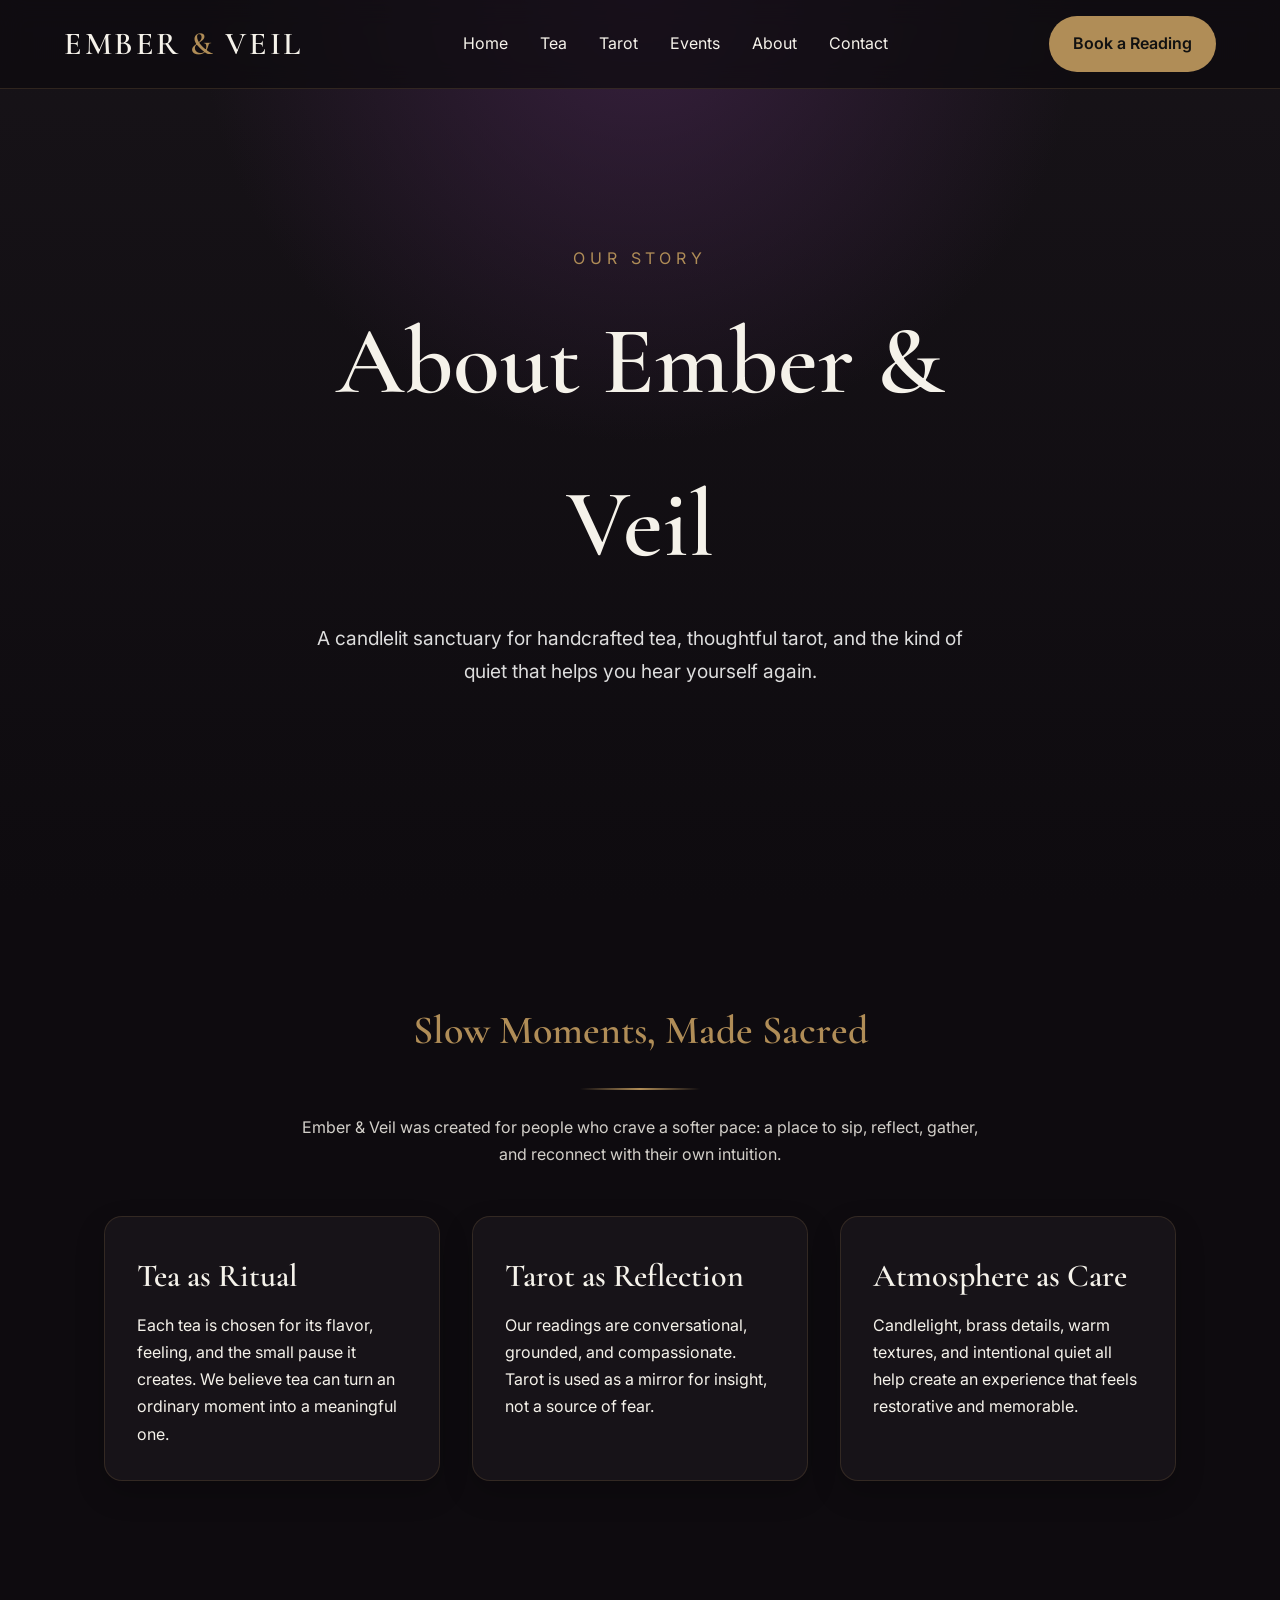
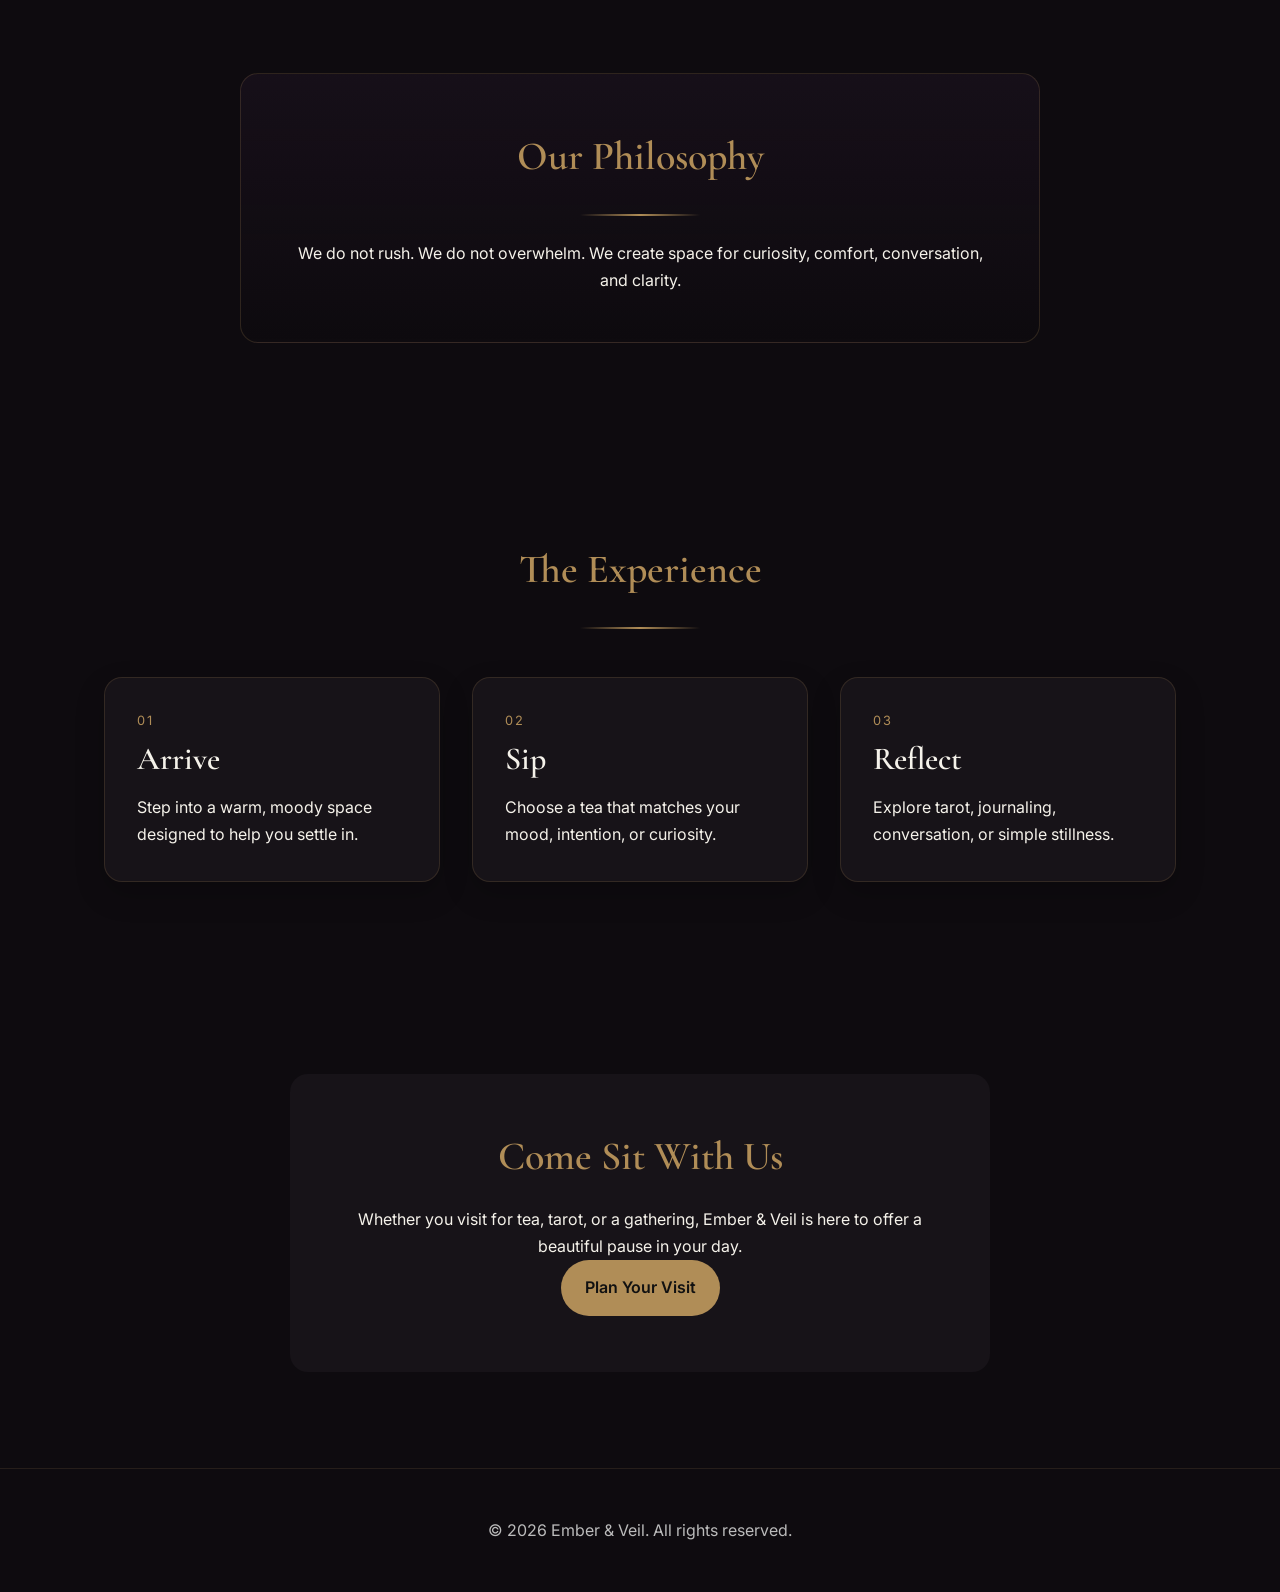
<file: about.html>
<!DOCTYPE html>
<html lang="en">
<head>
<meta charset="UTF-8">
<meta name="viewport" content="width=device-width, initial-scale=1.0">
<title>About | Ember & Veil</title>
<meta name="description" content="Learn the story and philosophy behind Ember & Veil, a candlelit tea and tarot boutique.">

<link rel="icon" type="image/svg+xml" href="assets/icons/favicon.svg">

<link rel="preconnect" href="https://fonts.googleapis.com">
<link rel="preconnect" href="https://fonts.gstatic.com" crossorigin>
<link href="https://fonts.googleapis.com/css2?family=Cormorant+Garamond:wght@400;600;700&family=Inter:wght@300;400;600&display=swap" rel="stylesheet">

<link rel="stylesheet" href="assets/css/style.css">
<link rel="stylesheet" href="assets/css/components.css">
<link rel="stylesheet" href="assets/css/animations.css">
<link rel="stylesheet" href="assets/css/responsive.css">
</head>

<body>

<nav class="navbar">
    <div class="logo">EMBER <span>&</span> VEIL</div>

    <ul class="nav-links">
        <li><a href="index.html">Home</a></li>
        <li><a href="tea.html">Tea</a></li>
        <li><a href="tarot.html">Tarot</a></li>
        <li><a href="events.html">Events</a></li>
        <li><a class="active" href="about.html">About</a></li>
        <li><a href="contact.html">Contact</a></li>
    </ul>

    <a class="btn" href="contact.html">Book a Reading</a>
</nav>

<header class="hero">
    <div id="embers"></div>

    <div class="overlay">
        <p class="eyebrow">Our Story</p>
        <h1>About Ember &amp; Veil</h1>
        <p class="lead">
            A candlelit sanctuary for handcrafted tea, thoughtful tarot,
            and the kind of quiet that helps you hear yourself again.
        </p>
    </div>
</header>

<main>

<section>
    <div class="section-title">
        <h2>Slow Moments, Made Sacred</h2>
        <div class="divider"></div>
        <p>
            Ember &amp; Veil was created for people who crave a softer pace:
            a place to sip, reflect, gather, and reconnect with their own intuition.
        </p>
    </div>

    <div class="grid-3">
        <article class="card">
            <h3>Tea as Ritual</h3>
            <p>
                Each tea is chosen for its flavor, feeling, and the small pause it creates.
                We believe tea can turn an ordinary moment into a meaningful one.
            </p>
        </article>

        <article class="card">
            <h3>Tarot as Reflection</h3>
            <p>
                Our readings are conversational, grounded, and compassionate.
                Tarot is used as a mirror for insight, not a source of fear.
            </p>
        </article>

        <article class="card">
            <h3>Atmosphere as Care</h3>
            <p>
                Candlelight, brass details, warm textures, and intentional quiet
                all help create an experience that feels restorative and memorable.
            </p>
        </article>
    </div>
</section>

<section>
    <div class="quote-card">
        <h2>Our Philosophy</h2>
        <div class="divider"></div>
        <p>
            We do not rush. We do not overwhelm. We create space for curiosity,
            comfort, conversation, and clarity.
        </p>
    </div>
</section>

<section>
    <div class="section-title">
        <h2>The Experience</h2>
        <div class="divider"></div>
    </div>

    <div class="grid-3">
        <div class="card">
            <p class="accent">01</p>
            <h3>Arrive</h3>
            <p>Step into a warm, moody space designed to help you settle in.</p>
        </div>

        <div class="card">
            <p class="accent">02</p>
            <h3>Sip</h3>
            <p>Choose a tea that matches your mood, intention, or curiosity.</p>
        </div>

        <div class="card">
            <p class="accent">03</p>
            <h3>Reflect</h3>
            <p>Explore tarot, journaling, conversation, or simple stillness.</p>
        </div>
    </div>
</section>

<section>
    <div class="newsletter-box">
        <h2>Come Sit With Us</h2>
        <p>
            Whether you visit for tea, tarot, or a gathering, Ember &amp; Veil
            is here to offer a beautiful pause in your day.
        </p>
        <a class="btn" href="contact.html">Plan Your Visit</a>
    </div>
</section>

</main>

<footer>
<p>&copy; 2026 Ember &amp; Veil</p>
</footer>

<script src="assets/js/app.js"></script>
<script src="assets/js/navigation.js"></script>
<script src="assets/js/particles.js"></script>

</body>
</html>
</file>
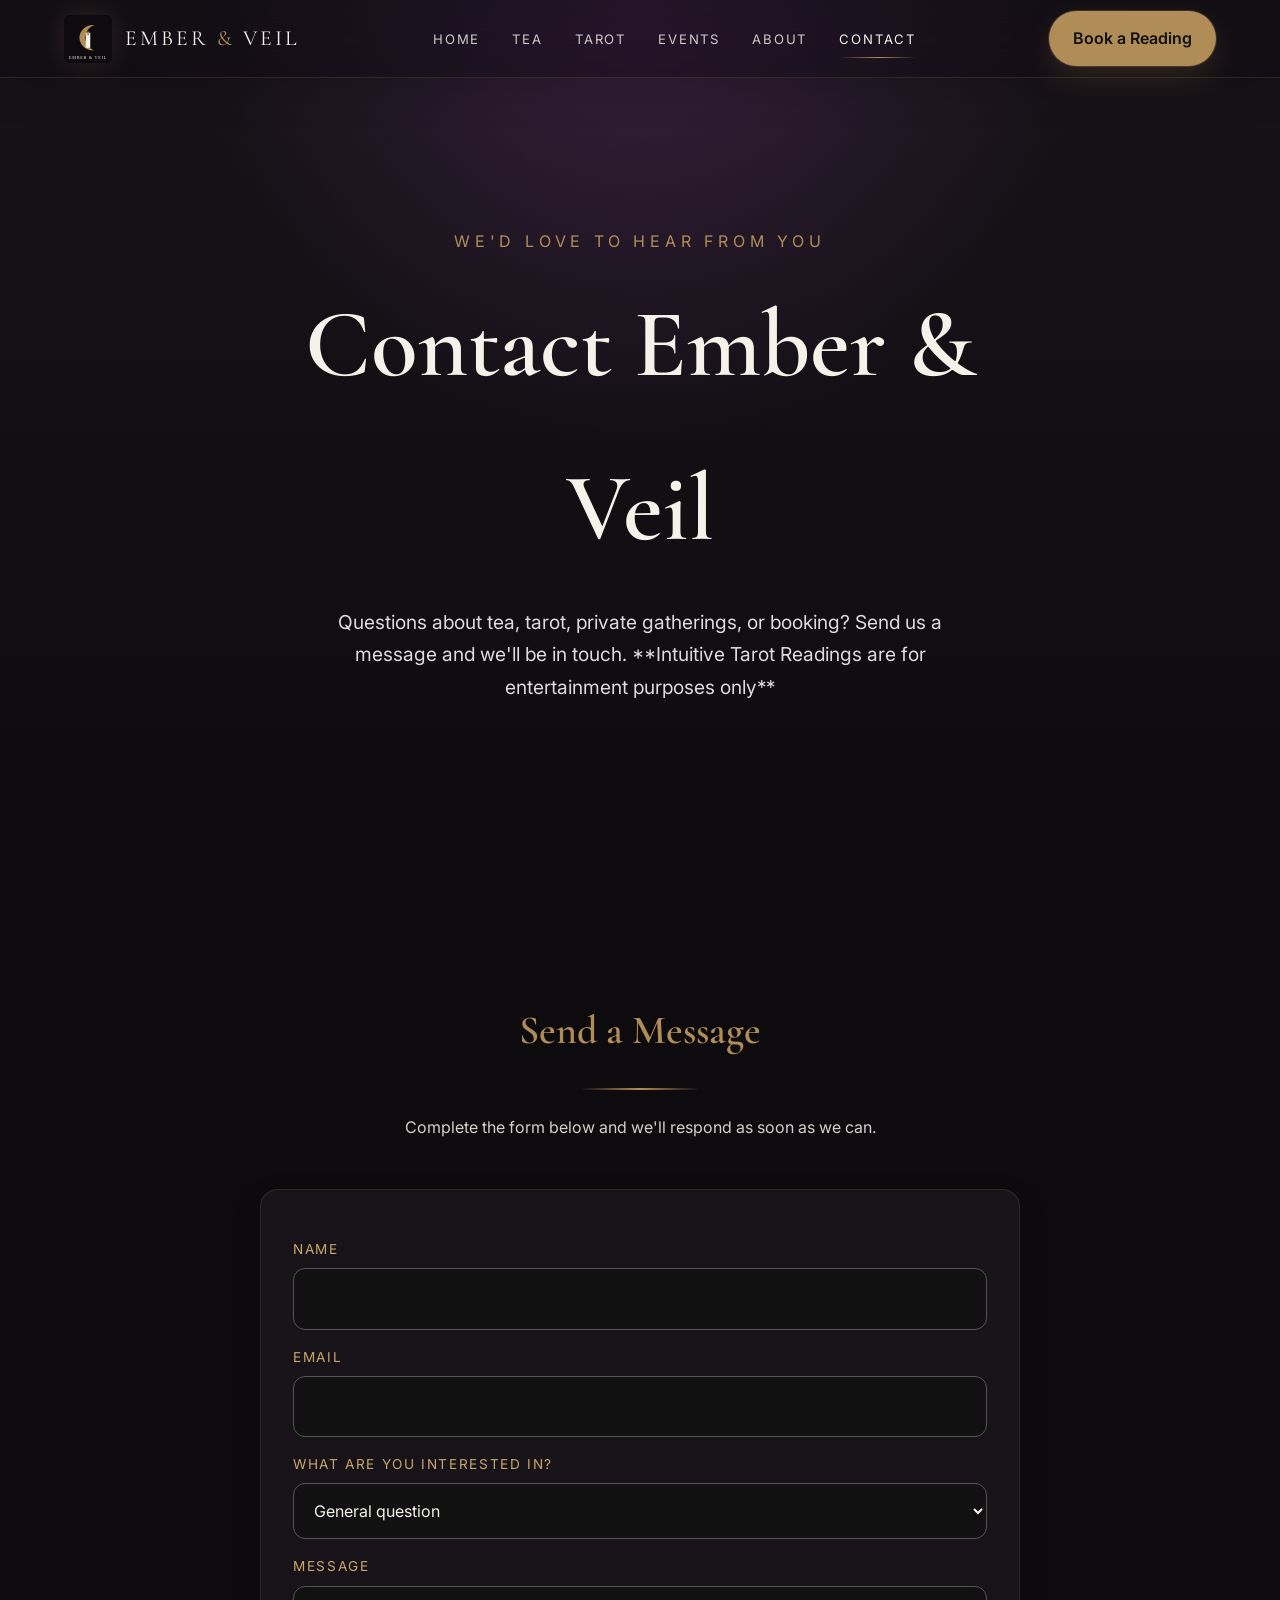
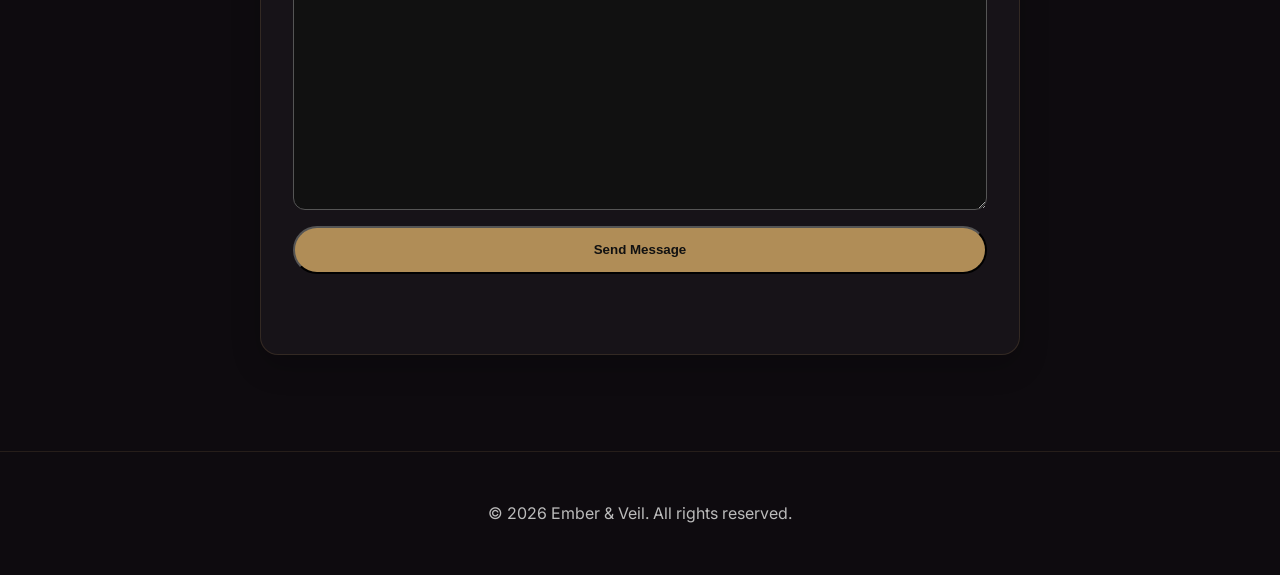
<file: contact.html>
<!DOCTYPE html>
<html lang="en">
<head>
<meta charset="UTF-8">
<meta name="viewport" content="width=device-width, initial-scale=1.0">
<title>Contact | Ember &amp; Veil</title>
<meta name="description" content="Contact Ember & Veil to book a tarot reading, ask about tea, or inquire about private gatherings.">
<link rel="icon" type="image/png" href="assets/icons/favicon.png">
<link rel="preconnect" href="https://fonts.googleapis.com">
<link rel="preconnect" href="https://fonts.gstatic.com" crossorigin>
<link href="https://fonts.googleapis.com/css2?family=Cormorant+Garamond:wght@400;600;700&family=Inter:wght@300;400;600&display=swap" rel="stylesheet">
<link rel="stylesheet" href="assets/css/style.css">
<link rel="stylesheet" href="assets/css/components.css">
<link rel="stylesheet" href="assets/css/animations.css">
<link rel="stylesheet" href="assets/css/responsive.css">
<link rel="stylesheet" href="assets/css/glass-navigation.css">
<link rel="stylesheet" href="assets/css/contact-form.css">
</head>
<body>
<nav class="navbar refined-nav">
  <a class="brand-mark" href="index.html"><img src="assets/icons/logo.svg" alt=""><span>EMBER <em>&amp;</em> VEIL</span></a>
  <button class="menu-toggle" type="button" aria-label="Toggle navigation" aria-expanded="false"><span></span><span></span><span></span></button>
  <ul class="nav-links">
    <li><a href="index.html">Home</a></li><li><a href="tea.html">Tea</a></li><li><a href="tarot.html">Tarot</a></li>
    <li><a href="events.html">Events</a></li><li><a href="about.html">About</a></li><li><a class="active" href="contact.html">Contact</a></li>
  </ul>
  <a class="btn nav-cta" href="#contact-section">Book a Reading</a>
</nav>

<header class="hero"><div id="embers"></div><div class="overlay">
<p class="eyebrow">We'd Love to Hear From You</p><h1>Contact Ember &amp; Veil</h1>
<p class="lead">Questions about tea, tarot, private gatherings, or booking? Send us a message and we'll be in touch.

**Intuitive Tarot Readings are for entertainment purposes only**
</p>
</div></header>

<main>
<section id="contact-section">
<div class="section-title"><h2>Send a Message</h2><div class="divider"></div><p>Complete the form below and we'll respond as soon as we can.</p></div>
<div class="card contact-card">
<form id="contact-form" novalidate>
<div class="form-group"><label for="contact-name">Name</label><input id="contact-name" name="name" type="text" autocomplete="name" required></div>
<div class="form-group"><label for="contact-email">Email</label><input id="contact-email" name="email" type="email" autocomplete="email" required></div>
<div class="form-group"><label for="contact-service">What are you interested in?</label>
<select id="contact-service" name="service">
<option>General question</option><option>Book a tarot reading</option><option>Tea inquiry</option><option>Private event</option>
</select></div>
<div class="honeypot" aria-hidden="true"><label for="contact-website">Website</label><input id="contact-website" name="website" type="text" tabindex="-1" autocomplete="off"></div>
<div class="form-group"><label for="contact-message">Message</label><textarea id="contact-message" name="message" rows="7" required></textarea></div>
<button class="btn" type="submit">Send Message</button>
<p id="contact-status" class="form-status" aria-live="polite"></p>
</form>
</div>
</section>
</main>

<footer><p>&copy; 2026 Ember &amp; Veil</p></footer>
<script src="assets/js/app.js"></script>
<script src="assets/js/particles.js"></script>
<script src="assets/js/contact.js"></script>
<script src="assets/js/glass-navigation.js"></script>
</body>
</html>
</file>
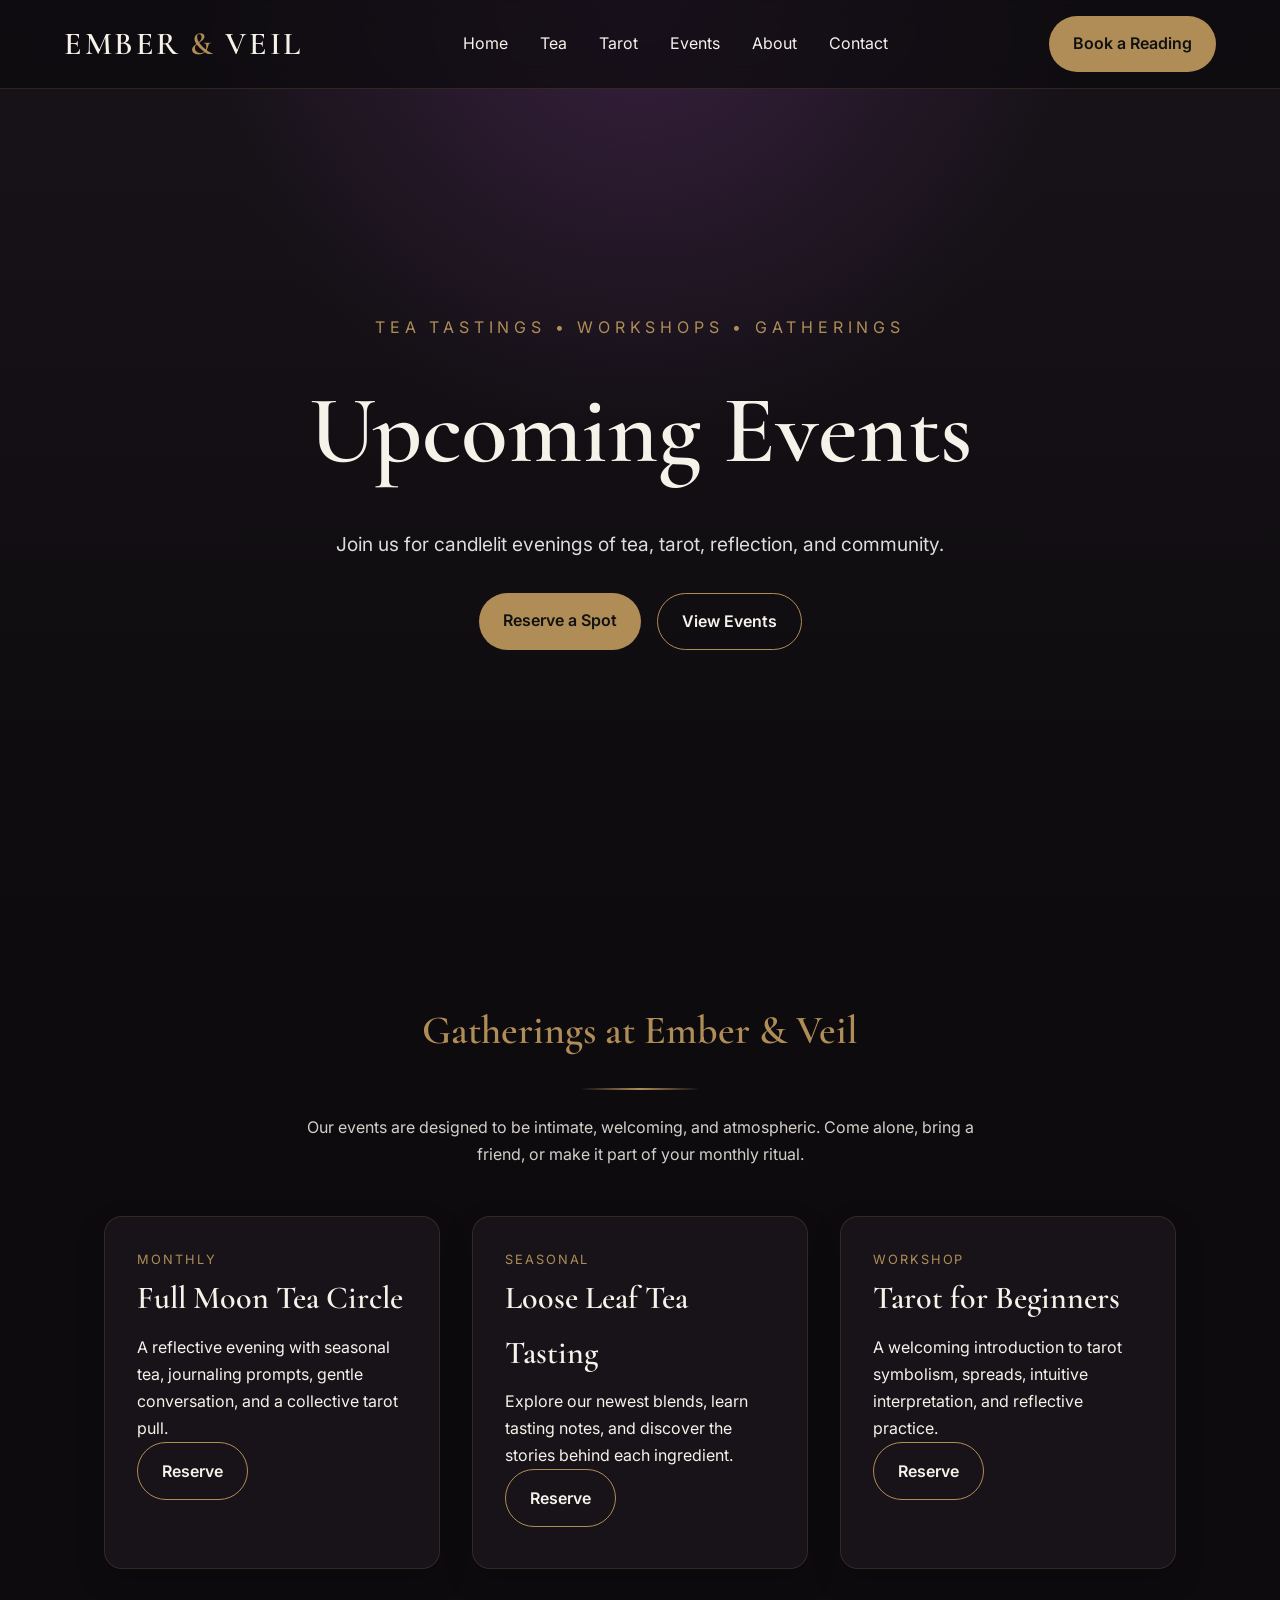
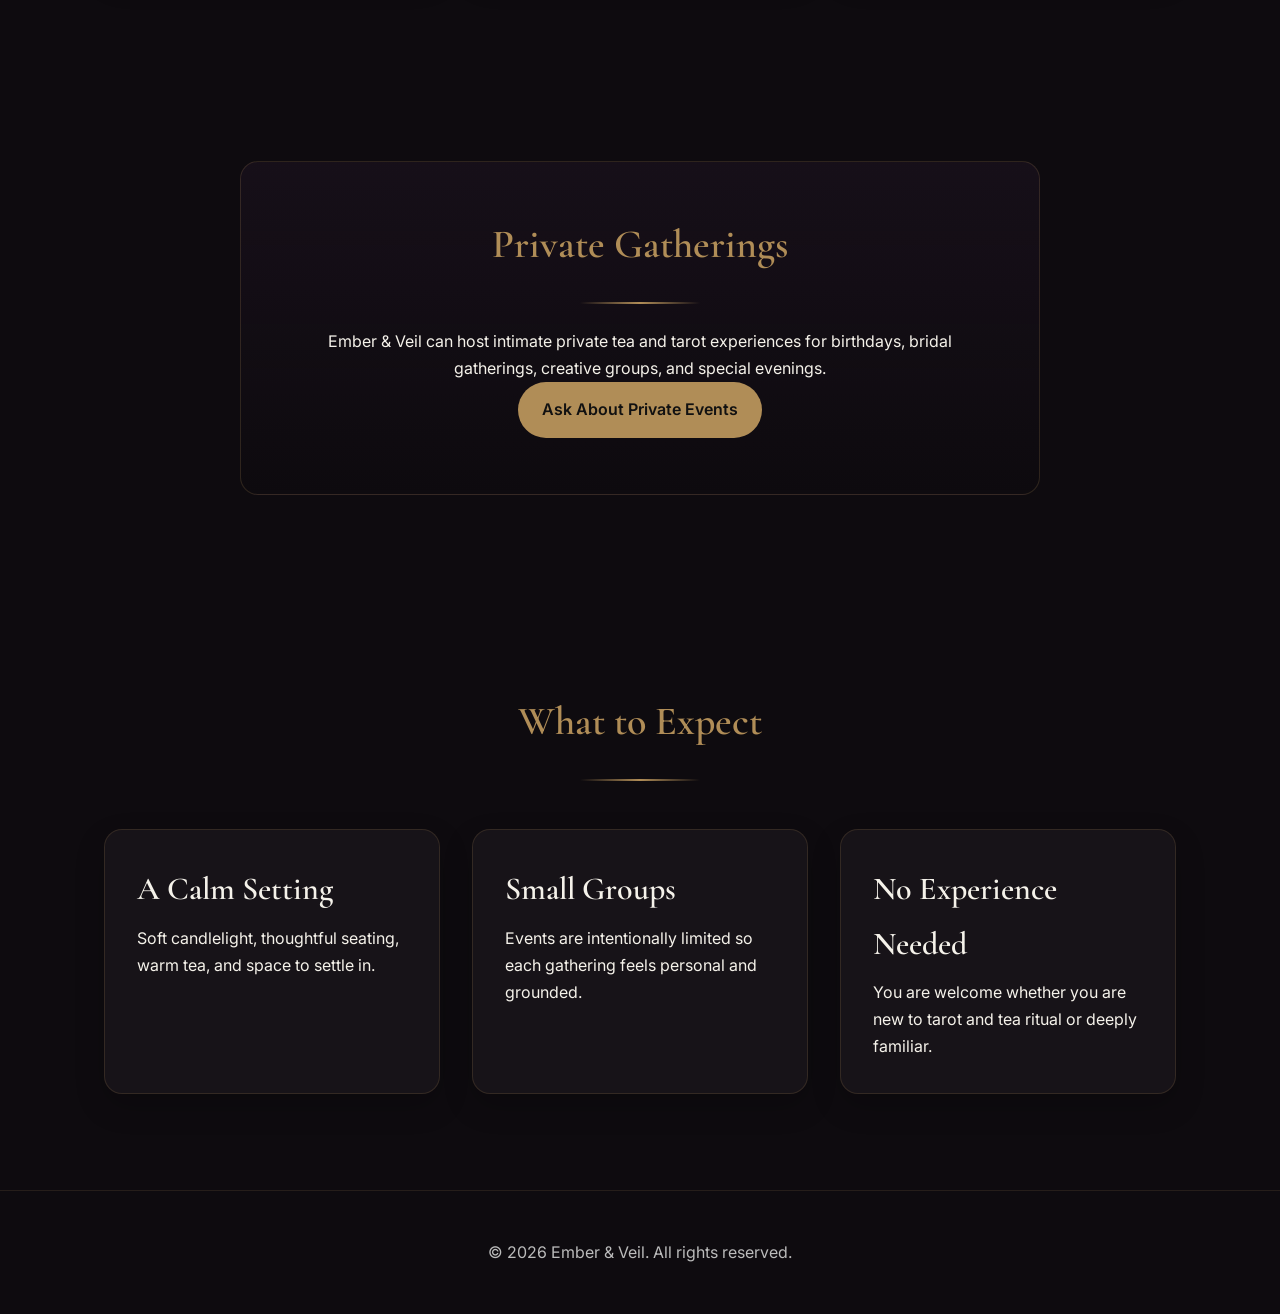
<file: events.html>
<!DOCTYPE html>
<html lang="en">
<head>
<meta charset="UTF-8">
<meta name="viewport" content="width=device-width, initial-scale=1.0">
<title>Events | Ember & Veil</title>
<meta name="description" content="Upcoming tea tastings, tarot workshops, and candlelit gatherings at Ember & Veil.">

<link rel="icon" type="image/svg+xml" href="assets/icons/favicon.svg">

<link rel="preconnect" href="https://fonts.googleapis.com">
<link rel="preconnect" href="https://fonts.gstatic.com" crossorigin>
<link href="https://fonts.googleapis.com/css2?family=Cormorant+Garamond:wght@400;600;700&family=Inter:wght@300;400;600&display=swap" rel="stylesheet">

<link rel="stylesheet" href="assets/css/style.css">
<link rel="stylesheet" href="assets/css/components.css">
<link rel="stylesheet" href="assets/css/animations.css">
<link rel="stylesheet" href="assets/css/responsive.css">
</head>

<body>

<nav class="navbar">
    <div class="logo">EMBER <span>&</span> VEIL</div>

    <ul class="nav-links">
        <li><a href="index.html">Home</a></li>
        <li><a href="tea.html">Tea</a></li>
        <li><a href="tarot.html">Tarot</a></li>
        <li><a class="active" href="events.html">Events</a></li>
        <li><a href="about.html">About</a></li>
        <li><a href="contact.html">Contact</a></li>
    </ul>

    <a class="btn" href="contact.html">Book a Reading</a>
</nav>

<header class="hero">
    <div id="embers"></div>

    <div class="overlay">
        <p class="eyebrow">Tea Tastings • Workshops • Gatherings</p>
        <h1>Upcoming Events</h1>
        <p class="lead">
            Join us for candlelit evenings of tea, tarot, reflection, and community.
        </p>
        <div class="actions">
            <a class="btn" href="contact.html">Reserve a Spot</a>
            <a class="btn btn-outline" href="#calendar">View Events</a>
        </div>
    </div>
</header>

<main>

<section id="calendar">
    <div class="section-title">
        <h2>Gatherings at Ember &amp; Veil</h2>
        <div class="divider"></div>
        <p>
            Our events are designed to be intimate, welcoming, and atmospheric.
            Come alone, bring a friend, or make it part of your monthly ritual.
        </p>
    </div>

    <div class="grid-3">
        <article class="card">
            <p class="accent">Monthly</p>
            <h3>Full Moon Tea Circle</h3>
            <p>
                A reflective evening with seasonal tea, journaling prompts,
                gentle conversation, and a collective tarot pull.
            </p>
            <a class="btn btn-outline" href="contact.html">Reserve</a>
        </article>

        <article class="card">
            <p class="accent">Seasonal</p>
            <h3>Loose Leaf Tea Tasting</h3>
            <p>
                Explore our newest blends, learn tasting notes, and discover
                the stories behind each ingredient.
            </p>
            <a class="btn btn-outline" href="contact.html">Reserve</a>
        </article>

        <article class="card">
            <p class="accent">Workshop</p>
            <h3>Tarot for Beginners</h3>
            <p>
                A welcoming introduction to tarot symbolism, spreads,
                intuitive interpretation, and reflective practice.
            </p>
            <a class="btn btn-outline" href="contact.html">Reserve</a>
        </article>
    </div>
</section>

<section>
    <div class="quote-card">
        <h2>Private Gatherings</h2>
        <div class="divider"></div>
        <p>
            Ember &amp; Veil can host intimate private tea and tarot experiences
            for birthdays, bridal gatherings, creative groups, and special evenings.
        </p>
        <a class="btn" href="contact.html">Ask About Private Events</a>
    </div>
</section>

<section>
    <div class="section-title">
        <h2>What to Expect</h2>
        <div class="divider"></div>
    </div>

    <div class="grid-3">
        <div class="card">
            <h3>A Calm Setting</h3>
            <p>Soft candlelight, thoughtful seating, warm tea, and space to settle in.</p>
        </div>

        <div class="card">
            <h3>Small Groups</h3>
            <p>Events are intentionally limited so each gathering feels personal and grounded.</p>
        </div>

        <div class="card">
            <h3>No Experience Needed</h3>
            <p>You are welcome whether you are new to tarot and tea ritual or deeply familiar.</p>
        </div>
    </div>
</section>

</main>

<footer>
<p>&copy; 2026 Ember &amp; Veil</p>
</footer>

<script src="assets/js/app.js"></script>
<script src="assets/js/navigation.js"></script>
<script src="assets/js/particles.js"></script>

</body>
</html>
</file>
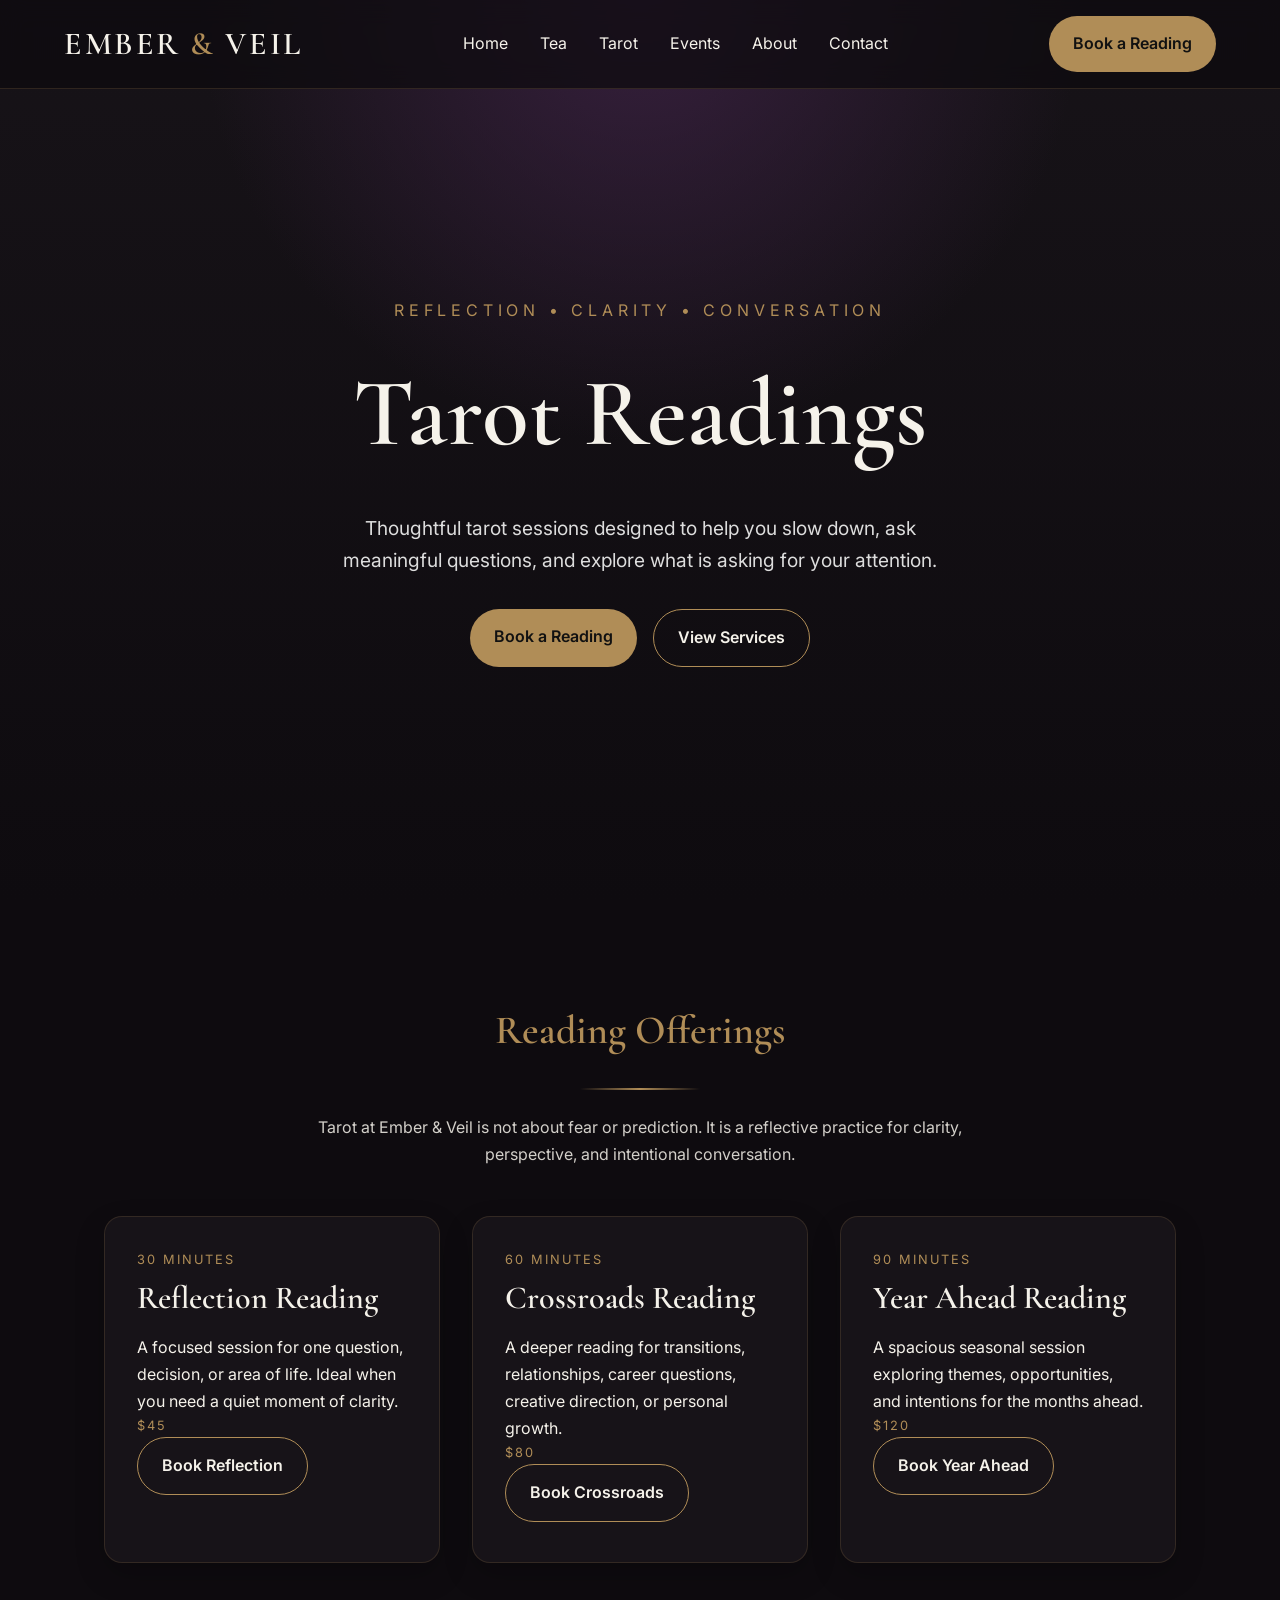
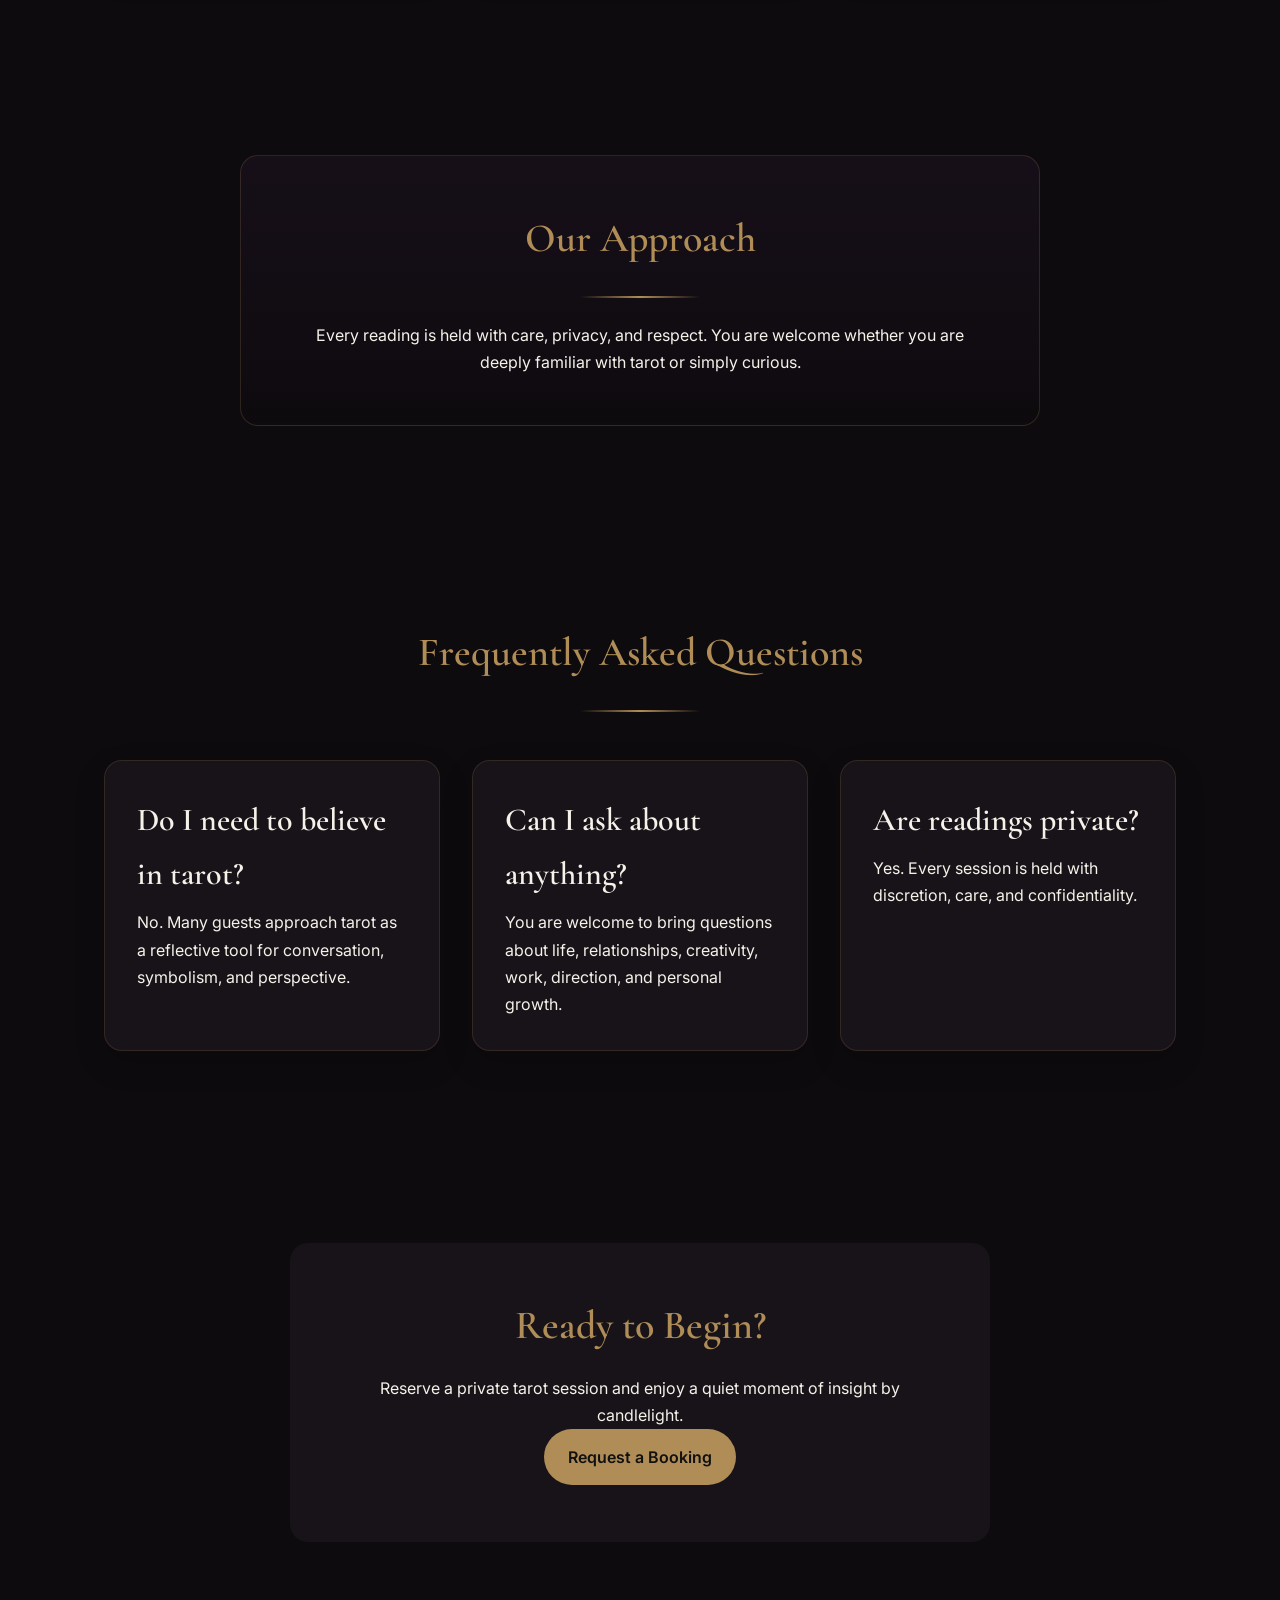
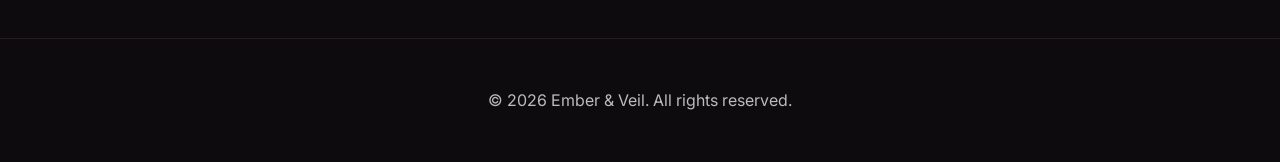
<file: tarot.html>
<!DOCTYPE html>
<html lang="en">
<head>
<meta charset="UTF-8">
<meta name="viewport" content="width=device-width, initial-scale=1.0">
<title>Tarot Readings | Ember & Veil</title>
<meta name="description" content="Private tarot readings at Ember & Veil, designed for reflection, clarity, and meaningful conversation.">

<link rel="icon" type="image/svg+xml" href="assets/icons/favicon.svg">

<link rel="preconnect" href="https://fonts.googleapis.com">
<link rel="preconnect" href="https://fonts.gstatic.com" crossorigin>
<link href="https://fonts.googleapis.com/css2?family=Cormorant+Garamond:wght@400;600;700&family=Inter:wght@300;400;600&display=swap" rel="stylesheet">

<link rel="stylesheet" href="assets/css/style.css">
<link rel="stylesheet" href="assets/css/components.css">
<link rel="stylesheet" href="assets/css/animations.css">
<link rel="stylesheet" href="assets/css/responsive.css">
</head>

<body>

<nav class="navbar">
    <div class="logo">EMBER <span>&</span> VEIL</div>

    <ul class="nav-links">
        <li><a href="index.html">Home</a></li>
        <li><a href="tea.html">Tea</a></li>
        <li><a class="active" href="tarot.html">Tarot</a></li>
        <li><a href="events.html">Events</a></li>
        <li><a href="about.html">About</a></li>
        <li><a href="contact.html">Contact</a></li>
    </ul>

    <a class="btn" href="contact.html">Book a Reading</a>
</nav>

<header class="hero">
    <div id="embers"></div>

    <div class="overlay">
        <p class="eyebrow">Reflection • Clarity • Conversation</p>

        <h1>Tarot Readings</h1>

        <p class="lead">
            Thoughtful tarot sessions designed to help you slow down,
            ask meaningful questions, and explore what is asking for your attention.
        </p>

        <div class="actions">
            <a class="btn" href="contact.html">Book a Reading</a>
            <a class="btn btn-outline" href="#services">View Services</a>
        </div>
    </div>
</header>

<main>

<section id="services">

<div class="section-title">
<h2>Reading Offerings</h2>
<div class="divider"></div>
<p>
Tarot at Ember &amp; Veil is not about fear or prediction. It is a reflective practice
for clarity, perspective, and intentional conversation.
</p>
</div>

<div class="grid-3">

<div class="card tarot-card">
<p class="accent">30 Minutes</p>
<h3>Reflection Reading</h3>
<p>
A focused session for one question, decision, or area of life.
Ideal when you need a quiet moment of clarity.
</p>
<p class="accent">$45</p>
<a class="btn btn-outline" href="contact.html">Book Reflection</a>
</div>

<div class="card tarot-card">
<p class="accent">60 Minutes</p>
<h3>Crossroads Reading</h3>
<p>
A deeper reading for transitions, relationships, career questions,
creative direction, or personal growth.
</p>
<p class="accent">$80</p>
<a class="btn btn-outline" href="contact.html">Book Crossroads</a>
</div>

<div class="card tarot-card">
<p class="accent">90 Minutes</p>
<h3>Year Ahead Reading</h3>
<p>
A spacious seasonal session exploring themes, opportunities, and intentions
for the months ahead.
</p>
<p class="accent">$120</p>
<a class="btn btn-outline" href="contact.html">Book Year Ahead</a>
</div>

</div>

</section>

<section>

<div class="quote-card">
<h2>Our Approach</h2>
<div class="divider"></div>
<p>
Every reading is held with care, privacy, and respect. You are welcome whether
you are deeply familiar with tarot or simply curious.
</p>
</div>

</section>

<section>

<div class="section-title">
<h2>Frequently Asked Questions</h2>
<div class="divider"></div>
</div>

<div class="grid-3">

<div class="card">
<h3>Do I need to believe in tarot?</h3>
<p>No. Many guests approach tarot as a reflective tool for conversation, symbolism, and perspective.</p>
</div>

<div class="card">
<h3>Can I ask about anything?</h3>
<p>You are welcome to bring questions about life, relationships, creativity, work, direction, and personal growth.</p>
</div>

<div class="card">
<h3>Are readings private?</h3>
<p>Yes. Every session is held with discretion, care, and confidentiality.</p>
</div>

</div>

</section>

<section>

<div class="newsletter-box">
<h2>Ready to Begin?</h2>
<p>
Reserve a private tarot session and enjoy a quiet moment of insight by candlelight.
</p>
<a class="btn" href="contact.html">Request a Booking</a>
</div>

</section>

</main>

<footer>
<p>&copy; 2026 Ember &amp; Veil</p>
</footer>

<script src="assets/js/app.js"></script>
<script src="assets/js/navigation.js"></script>
<script src="assets/js/particles.js"></script>

</body>
</html>
</file>
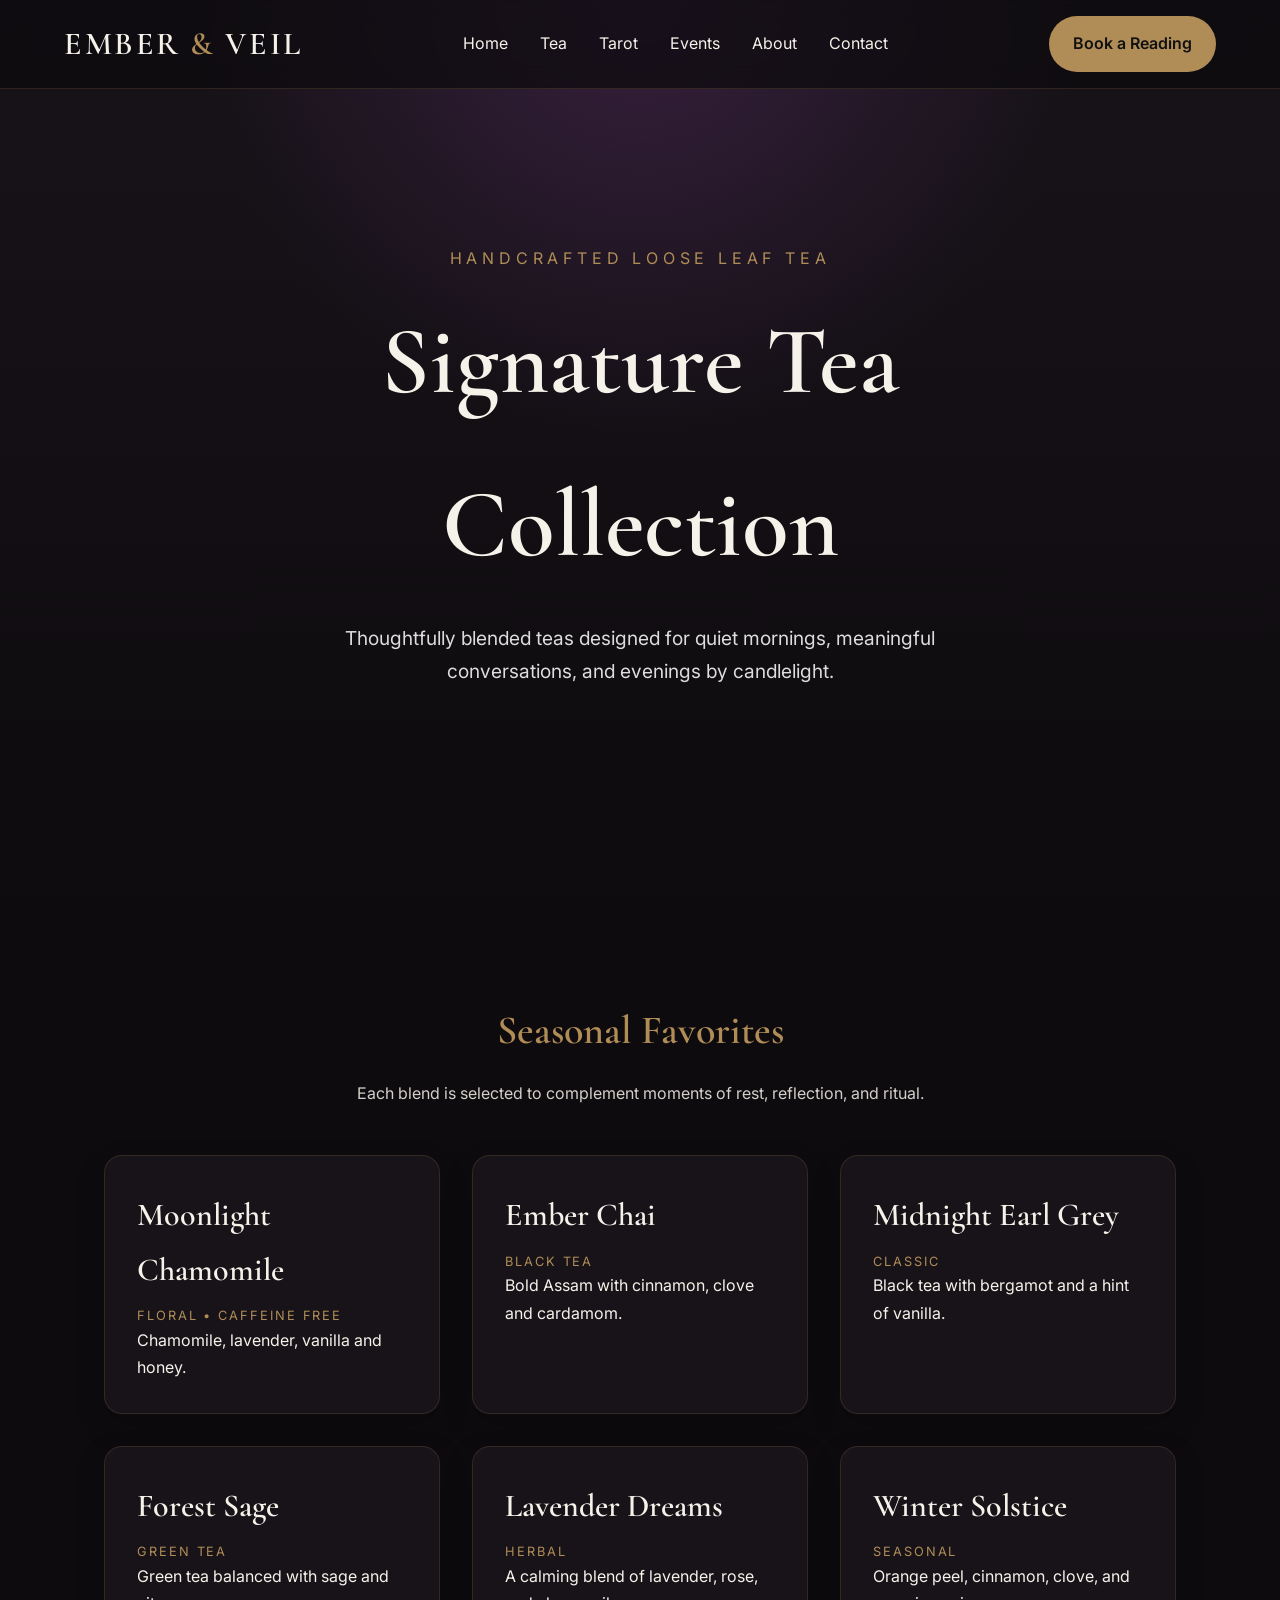
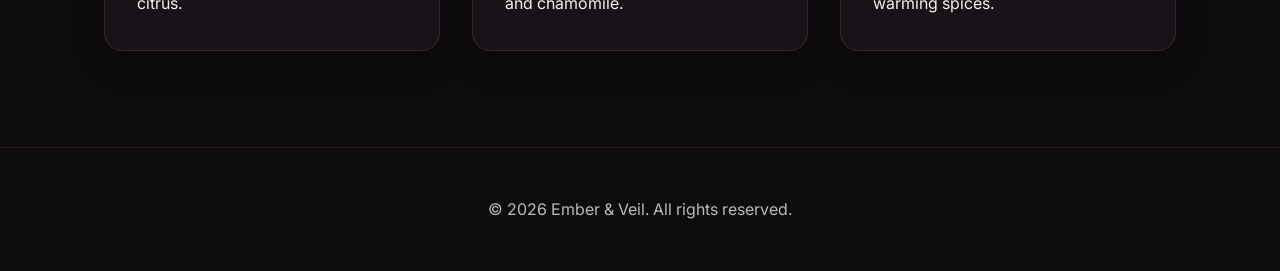
<file: tea.html>
<!DOCTYPE html>
<html lang="en">
<head>
<meta charset="UTF-8">
<meta name="viewport" content="width=device-width, initial-scale=1.0">
<title>Tea Collection | Ember & Veil</title>

<link rel="icon" type="image/svg+xml" href="assets/icons/favicon.svg">

<link rel="preconnect" href="https://fonts.googleapis.com">
<link rel="preconnect" href="https://fonts.gstatic.com" crossorigin>
<link href="https://fonts.googleapis.com/css2?family=Cormorant+Garamond:wght@400;600;700&family=Inter:wght@300;400;600&display=swap" rel="stylesheet">

<link rel="stylesheet" href="assets/css/style.css">
<link rel="stylesheet" href="assets/css/components.css">
<link rel="stylesheet" href="assets/css/animations.css">
<link rel="stylesheet" href="assets/css/responsive.css">
</head>

<body>

<nav class="navbar">
    <div class="logo">EMBER <span>&</span> VEIL</div>

    <ul class="nav-links">
        <li><a href="index.html">Home</a></li>
        <li><a class="active" href="tea.html">Tea</a></li>
        <li><a href="tarot.html">Tarot</a></li>
        <li><a href="events.html">Events</a></li>
        <li><a href="about.html">About</a></li>
        <li><a href="contact.html">Contact</a></li>
    </ul>

    <a class="btn" href="contact.html">Book a Reading</a>
</nav>

<header class="hero">
    <div id="embers"></div>

    <div class="overlay">
        <p class="eyebrow">Handcrafted Loose Leaf Tea</p>

        <h1>Signature Tea Collection</h1>

        <p class="lead">
            Thoughtfully blended teas designed for quiet mornings,
            meaningful conversations, and evenings by candlelight.
        </p>
    </div>
</header>

<main>

<section>

<div class="section-title">
<h2>Seasonal Favorites</h2>
<p>Each blend is selected to complement moments of rest, reflection, and ritual.</p>
</div>

<div class="grid-3">

<div class="card tea-card">
<h3>Moonlight Chamomile</h3>
<p class="accent">Floral • Caffeine Free</p>
<p>Chamomile, lavender, vanilla and honey.</p>
</div>

<div class="card tea-card">
<h3>Ember Chai</h3>
<p class="accent">Black Tea</p>
<p>Bold Assam with cinnamon, clove and cardamom.</p>
</div>

<div class="card tea-card">
<h3>Midnight Earl Grey</h3>
<p class="accent">Classic</p>
<p>Black tea with bergamot and a hint of vanilla.</p>
</div>

<div class="card tea-card">
<h3>Forest Sage</h3>
<p class="accent">Green Tea</p>
<p>Green tea balanced with sage and citrus.</p>
</div>

<div class="card tea-card">
<h3>Lavender Dreams</h3>
<p class="accent">Herbal</p>
<p>A calming blend of lavender, rose, and chamomile.</p>
</div>

<div class="card tea-card">
<h3>Winter Solstice</h3>
<p class="accent">Seasonal</p>
<p>Orange peel, cinnamon, clove, and warming spices.</p>
</div>

</div>

</section>

</main>

<footer>
<p>&copy; 2026 Ember &amp; Veil</p>
</footer>

<script src="assets/js/app.js"></script>
<script src="assets/js/navigation.js"></script>
<script src="assets/js/particles.js"></script>

</body>
</html>
</file>
<file: assets/css/style.css>
/* Ember & Veil - style.css */
:root{
--black:#0E0B0F;
--velvet:#171318;
--ivory:#F5F2EA;
--brass:#B08D57;
--purple:#3F2347;
--max:1200px;
--radius:18px;
}
*{margin:0;padding:0;box-sizing:border-box}
html{scroll-behavior:smooth}
body{
background:var(--black);
color:var(--ivory);
font-family:Inter,Arial,sans-serif;
line-height:1.7;
}
h1,h2,h3,.logo{
font-family:"Cormorant Garamond",serif;
font-weight:600;
}
a{text-decoration:none;color:inherit}
.navbar{
position:fixed;top:0;left:0;right:0;
display:flex;justify-content:space-between;align-items:center;
padding:1rem 5%;
background:rgba(14,11,15,.75);
backdrop-filter:blur(12px);
z-index:1000;
border-bottom:1px solid rgba(176,141,87,.2);
}
.logo{font-size:2rem;letter-spacing:.08em}
.logo span{color:var(--brass)}
.nav-links{display:flex;gap:2rem;list-style:none}
.nav-links a:hover{color:var(--brass)}
.btn{
display:inline-block;
padding:.9rem 1.5rem;
border-radius:999px;
background:var(--brass);
color:#111;
font-weight:600;
transition:.3s;
}
.btn:hover{transform:translateY(-2px);box-shadow:0 0 18px rgba(176,141,87,.4)}
.btn-outline{background:transparent;color:var(--ivory);border:1px solid var(--brass)}
.hero{
min-height:100vh;
display:grid;
place-items:center;
padding:8rem 5% 4rem;
text-align:center;
background:
radial-gradient(circle at top, rgba(63,35,71,.8), transparent 40%),
linear-gradient(#171318,#0E0B0F);
position:relative;
overflow:hidden;
}
#embers{position:absolute;inset:0;pointer-events:none}
.overlay{max-width:760px;position:relative;z-index:2}
.eyebrow{letter-spacing:.3em;color:var(--brass);text-transform:uppercase}
h1{font-size:clamp(3rem,8vw,6rem);margin:.5rem 0}
.lead{font-size:1.2rem;margin:1rem auto 2rem;max-width:650px;color:#ddd}
.actions{display:flex;gap:1rem;justify-content:center;flex-wrap:wrap}
section{max-width:var(--max);margin:auto;padding:6rem 5%}
h2{font-size:2.5rem;margin-bottom:1rem;color:var(--brass)}
.cards{
display:grid;
grid-template-columns:repeat(auto-fit,minmax(240px,1fr));
gap:1.5rem;
margin-top:2rem;
}
.cards article{
background:var(--velvet);
padding:2rem;
border-radius:var(--radius);
border:1px solid rgba(176,141,87,.15);
transition:.3s;
}
.cards article:hover{transform:translateY(-6px);border-color:var(--brass)}
blockquote{
font-size:1.4rem;
font-style:italic;
border-left:3px solid var(--brass);
padding-left:1rem;
}
form{display:flex;gap:1rem;flex-wrap:wrap;margin-top:1rem}
input{
flex:1;
min-width:240px;
padding:1rem;
border-radius:999px;
border:1px solid #555;
background:#111;
color:var(--ivory);
}
footer{
padding:3rem 5%;
text-align:center;
border-top:1px solid rgba(176,141,87,.15);
color:#bbb;
}
@media(max-width:768px){
.nav-links{display:none}
h1{font-size:3.5rem}
}
</file>
<file: assets/css/components.css>
/* components.css - Reusable UI Components */

.section-title{
text-align:center;
margin-bottom:3rem;
}
.section-title p{
max-width:700px;
margin:1rem auto 0;
opacity:.85;
}

.card{
background:var(--velvet);
border:1px solid rgba(176,141,87,.18);
border-radius:var(--radius);
padding:2rem;
transition:.35s ease;
box-shadow:0 12px 30px rgba(0,0,0,.2);
}
.card:hover{
transform:translateY(-8px);
border-color:var(--brass);
box-shadow:0 18px 40px rgba(176,141,87,.15);
}

.tea-card img,
.tarot-card img{
width:100%;
display:block;
border-radius:12px;
margin-bottom:1rem;
}

.card h3{
font-family:"Cormorant Garamond",serif;
font-size:2rem;
margin-bottom:.5rem;
color:var(--ivory);
}

.card .accent{
color:var(--brass);
text-transform:uppercase;
letter-spacing:.15em;
font-size:.8rem;
}

.grid-3{
display:grid;
grid-template-columns:repeat(auto-fit,minmax(280px,1fr));
gap:2rem;
}

.quote-card{
max-width:800px;
margin:auto;
text-align:center;
padding:3rem;
border:1px solid rgba(176,141,87,.2);
border-radius:var(--radius);
background:linear-gradient(180deg,rgba(63,35,71,.18),transparent);
}

.newsletter-box{
max-width:700px;
margin:auto;
text-align:center;
padding:3rem;
background:var(--velvet);
border-radius:var(--radius);
}

footer .footer-grid{
display:grid;
grid-template-columns:repeat(auto-fit,minmax(220px,1fr));
gap:2rem;
margin-top:2rem;
}

.divider{
width:120px;
height:2px;
margin:1.5rem auto;
background:linear-gradient(to right,transparent,var(--brass),transparent);
}
</file>
<file: assets/css/animations.css>
/* animations.css */

@keyframes floatUp{
  from{transform:translateY(0);opacity:0}
  10%{opacity:1}
  to{transform:translateY(-110vh);opacity:0}
}

@keyframes drift{
  from{transform:translateX(-8%)}
  to{transform:translateX(8%)}
}

@keyframes flicker{
  0%,100%{filter:drop-shadow(0 0 8px rgba(176,141,87,.4))}
  50%{filter:drop-shadow(0 0 18px rgba(176,141,87,.8))}
}

@keyframes fadeUp{
  from{opacity:0;transform:translateY(35px)}
  to{opacity:1;transform:translateY(0)}
}

@keyframes shimmer{
  0%{background-position:-200% 0}
  100%{background-position:200% 0}
}

.hero h1,.hero .lead,.hero .actions{
  animation:fadeUp .9s ease both;
}
.hero .lead{animation-delay:.2s}
.hero .actions{animation-delay:.4s}

.reveal{
  opacity:0;
  transform:translateY(30px);
  transition:all .8s ease;
}
.reveal.active{
  opacity:1;
  transform:none;
}

.ember{
  position:absolute;
  width:4px;
  height:4px;
  border-radius:50%;
  background:var(--brass);
  box-shadow:0 0 10px var(--brass);
  animation:floatUp linear forwards;
}

.mist{
  position:absolute;
  inset:0;
  background:linear-gradient(90deg,transparent,rgba(255,255,255,.03),transparent);
  animation:drift 16s ease-in-out infinite alternate;
  pointer-events:none;
}

.btn{
  position:relative;
  overflow:hidden;
}
.btn::after{
  content:"";
  position:absolute;
  inset:0;
  background:linear-gradient(120deg,transparent,rgba(255,255,255,.22),transparent);
  background-size:200% 100%;
  opacity:0;
}
.btn:hover::after{
  opacity:1;
  animation:shimmer 1.2s linear;
}
.logo{animation:flicker 3s infinite;}
</file>
<file: assets/css/responsive.css>
/* responsive.css */

@media (max-width:1100px){
  .navbar{padding:1rem 3%}
  section{padding:5rem 4%}
}

@media (max-width:900px){
  .nav-links{
    display:none;
  }

  .hero{
    padding-top:7rem;
  }

  h1{
    font-size:3.5rem;
  }

  h2{
    font-size:2rem;
  }

  .cards,
  .grid-3,
  footer .footer-grid{
    grid-template-columns:1fr;
  }

  .actions{
    flex-direction:column;
    align-items:center;
  }

  .btn{
    width:100%;
    max-width:320px;
    text-align:center;
  }

  form{
    flex-direction:column;
  }

  input{
    width:100%;
  }
}

@media (max-width:600px){
  body{
    font-size:15px;
  }

  .navbar{
    flex-wrap:wrap;
    gap:1rem;
  }

  .logo{
    font-size:1.6rem;
  }

  h1{
    font-size:2.8rem;
    line-height:1.1;
  }

  .lead{
    font-size:1rem;
  }

  section{
    padding:4rem 1.5rem;
  }

  .card{
    padding:1.5rem;
  }

  blockquote{
    font-size:1.1rem;
  }

  footer{
    padding:2rem 1.5rem;
  }
}

@media (min-width:1400px){
  :root{
    --max:1320px;
  }

  h1{
    font-size:6.5rem;
  }

  .lead{
    font-size:1.35rem;
  }
}
</file>
<file: assets/css/glass-navigation.css>
/* glass-navigation.css - Ember & Veil final nav polish */

.navbar{
  height:78px;
  padding:0 5%;
  background:rgba(14,11,15,.48);
  border-bottom:1px solid rgba(176,141,87,.18);
  box-shadow:0 10px 40px rgba(0,0,0,.18);
  transition:height .35s ease, background .35s ease, box-shadow .35s ease, border-color .35s ease;
}

.navbar.scrolled{
  height:64px;
  background:rgba(14,11,15,.9);
  border-color:rgba(176,141,87,.32);
  box-shadow:0 18px 50px rgba(0,0,0,.42);
}

@supports (backdrop-filter: blur(18px)){
  .navbar{
    backdrop-filter:blur(18px) saturate(140%);
    -webkit-backdrop-filter:blur(18px) saturate(140%);
  }
}

.brand-mark{
  position:relative;
  display:flex;
  align-items:center;
  gap:.8rem;
  color:var(--ivory);
}

.brand-mark img{
  width:48px;
  height:48px;
  transition:width .35s ease,height .35s ease,filter .35s ease;
  filter:drop-shadow(0 0 12px rgba(176,141,87,.18));
}

.navbar.scrolled .brand-mark img{
  width:38px;
  height:38px;
}

.brand-mark span{
  font-family:"Cormorant Garamond",serif;
  font-size:1.35rem;
  letter-spacing:.14em;
  white-space:nowrap;
}

.brand-mark em{
  color:var(--brass);
  font-style:normal;
}

.nav-links{
  align-items:center;
}

.nav-links a{
  position:relative;
  padding:.35rem 0;
  font-size:.82rem;
  letter-spacing:.14em;
  text-transform:uppercase;
  color:rgba(245,242,234,.82);
}

.nav-links a::after{
  content:"";
  position:absolute;
  left:50%;
  bottom:-.35rem;
  width:0;
  height:1px;
  background:linear-gradient(to right,transparent,var(--brass),transparent);
  transform:translateX(-50%);
  transition:width .3s ease;
}

.nav-links a:hover,
.nav-links a.active{
  color:var(--ivory);
}

.nav-links a:hover::after,
.nav-links a.active::after{
  width:100%;
}

.nav-cta{
  box-shadow:0 0 0 1px rgba(176,141,87,.25),0 12px 30px rgba(176,141,87,.18);
}

.menu-toggle{
  display:none;
  background:rgba(176,141,87,.08);
  border:1px solid rgba(176,141,87,.28);
  border-radius:999px;
  width:46px;
  height:46px;
  padding:0;
  align-items:center;
  justify-content:center;
  flex-direction:column;
  gap:6px;
  cursor:pointer;
  z-index:1100;
}

.menu-toggle span{
  width:20px;
  height:1px;
  background:var(--brass);
  transition:transform .3s ease, opacity .3s ease;
}

.menu-toggle.open span:nth-child(1){
  transform:translateY(7px) rotate(45deg);
}

.menu-toggle.open span:nth-child(2){
  opacity:0;
}

.menu-toggle.open span:nth-child(3){
  transform:translateY(-7px) rotate(-45deg);
}

@media(max-width:900px){
  .navbar{
    height:72px;
  }

  .menu-toggle{
    display:flex;
  }

  .nav-links{
    position:fixed;
    top:82px;
    left:1rem;
    right:1rem;
    display:flex;
    flex-direction:column;
    gap:0;
    padding:1rem;
    background:rgba(14,11,15,.96);
    border:1px solid rgba(176,141,87,.28);
    border-radius:22px;
    box-shadow:0 24px 70px rgba(0,0,0,.55);
    transform:translateY(-12px);
    opacity:0;
    pointer-events:none;
    transition:opacity .3s ease, transform .3s ease;
  }

  @supports (backdrop-filter: blur(18px)){
    .nav-links{
      backdrop-filter:blur(18px);
      -webkit-backdrop-filter:blur(18px);
    }
  }

  .nav-links.open{
    opacity:1;
    transform:translateY(0);
    pointer-events:auto;
  }

  .nav-links li{
    width:100%;
  }

  .nav-links a{
    display:block;
    width:100%;
    padding:1rem;
    text-align:center;
    border-bottom:1px solid rgba(176,141,87,.12);
  }

  .nav-links li:last-child a{
    border-bottom:0;
  }

  .nav-cta{
    display:none;
  }

  .brand-mark span{
    font-size:1.05rem;
  }

  .brand-mark img{
    width:40px;
    height:40px;
  }
}
</file>
<file: assets/css/contact-form.css>
.contact-card{max-width:760px;margin:0 auto}
#contact-form{display:grid;gap:1rem}
.form-group{display:grid;gap:.45rem}
.form-group label{color:#c9a66b;font-size:.85rem;letter-spacing:.12em;text-transform:uppercase}
#contact-form input,#contact-form select,#contact-form textarea{width:100%;padding:1rem;color:#f5f2ea;background:#111;border:1px solid #555;border-radius:12px;font:inherit}
#contact-form input:focus,#contact-form select:focus,#contact-form textarea:focus{outline:2px solid rgba(176,141,87,.55);outline-offset:2px;border-color:#b08d57}
.honeypot{position:absolute!important;left:-10000px!important;width:1px!important;height:1px!important;overflow:hidden!important}
.form-status{min-height:1.5rem;margin-top:.5rem}.form-status.success{color:#c9a66b}.form-status.error{color:#ffb3a7}
#contact-form button[disabled]{opacity:.65;cursor:not-allowed}
</file>
